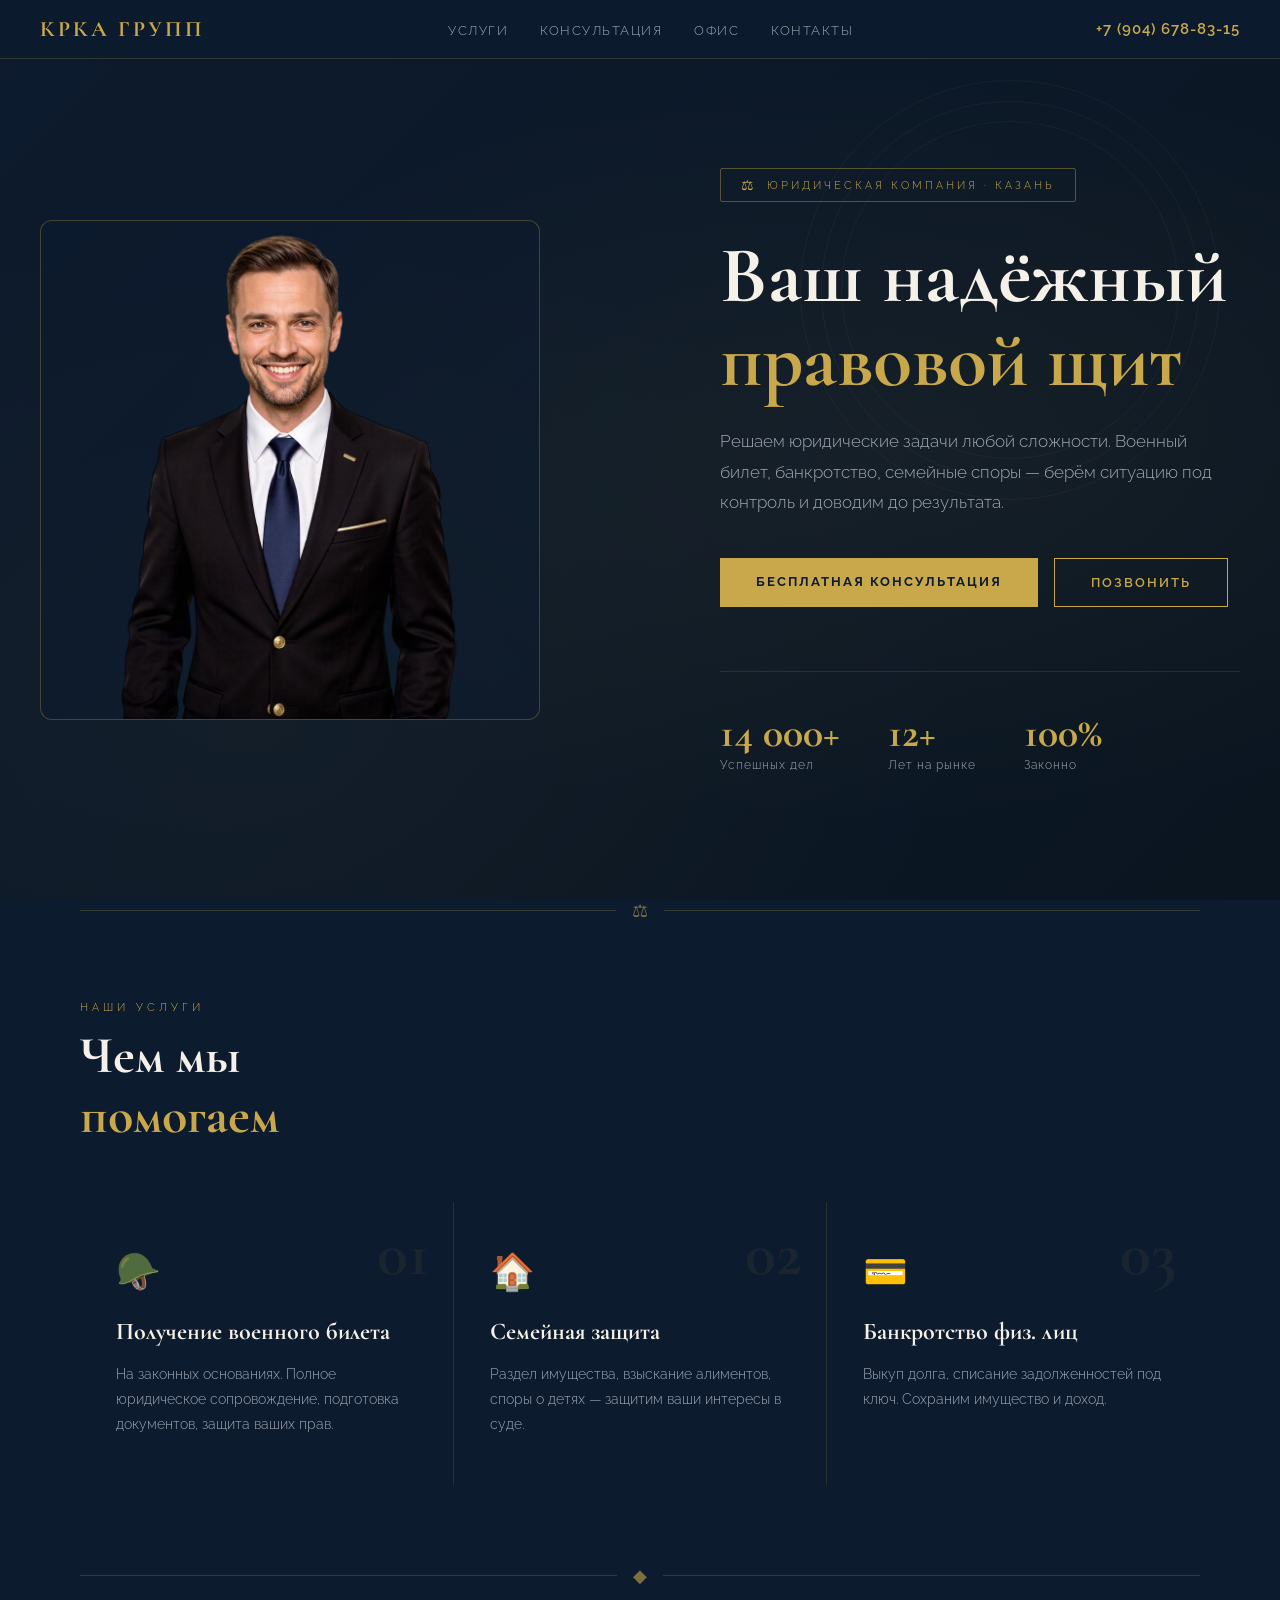
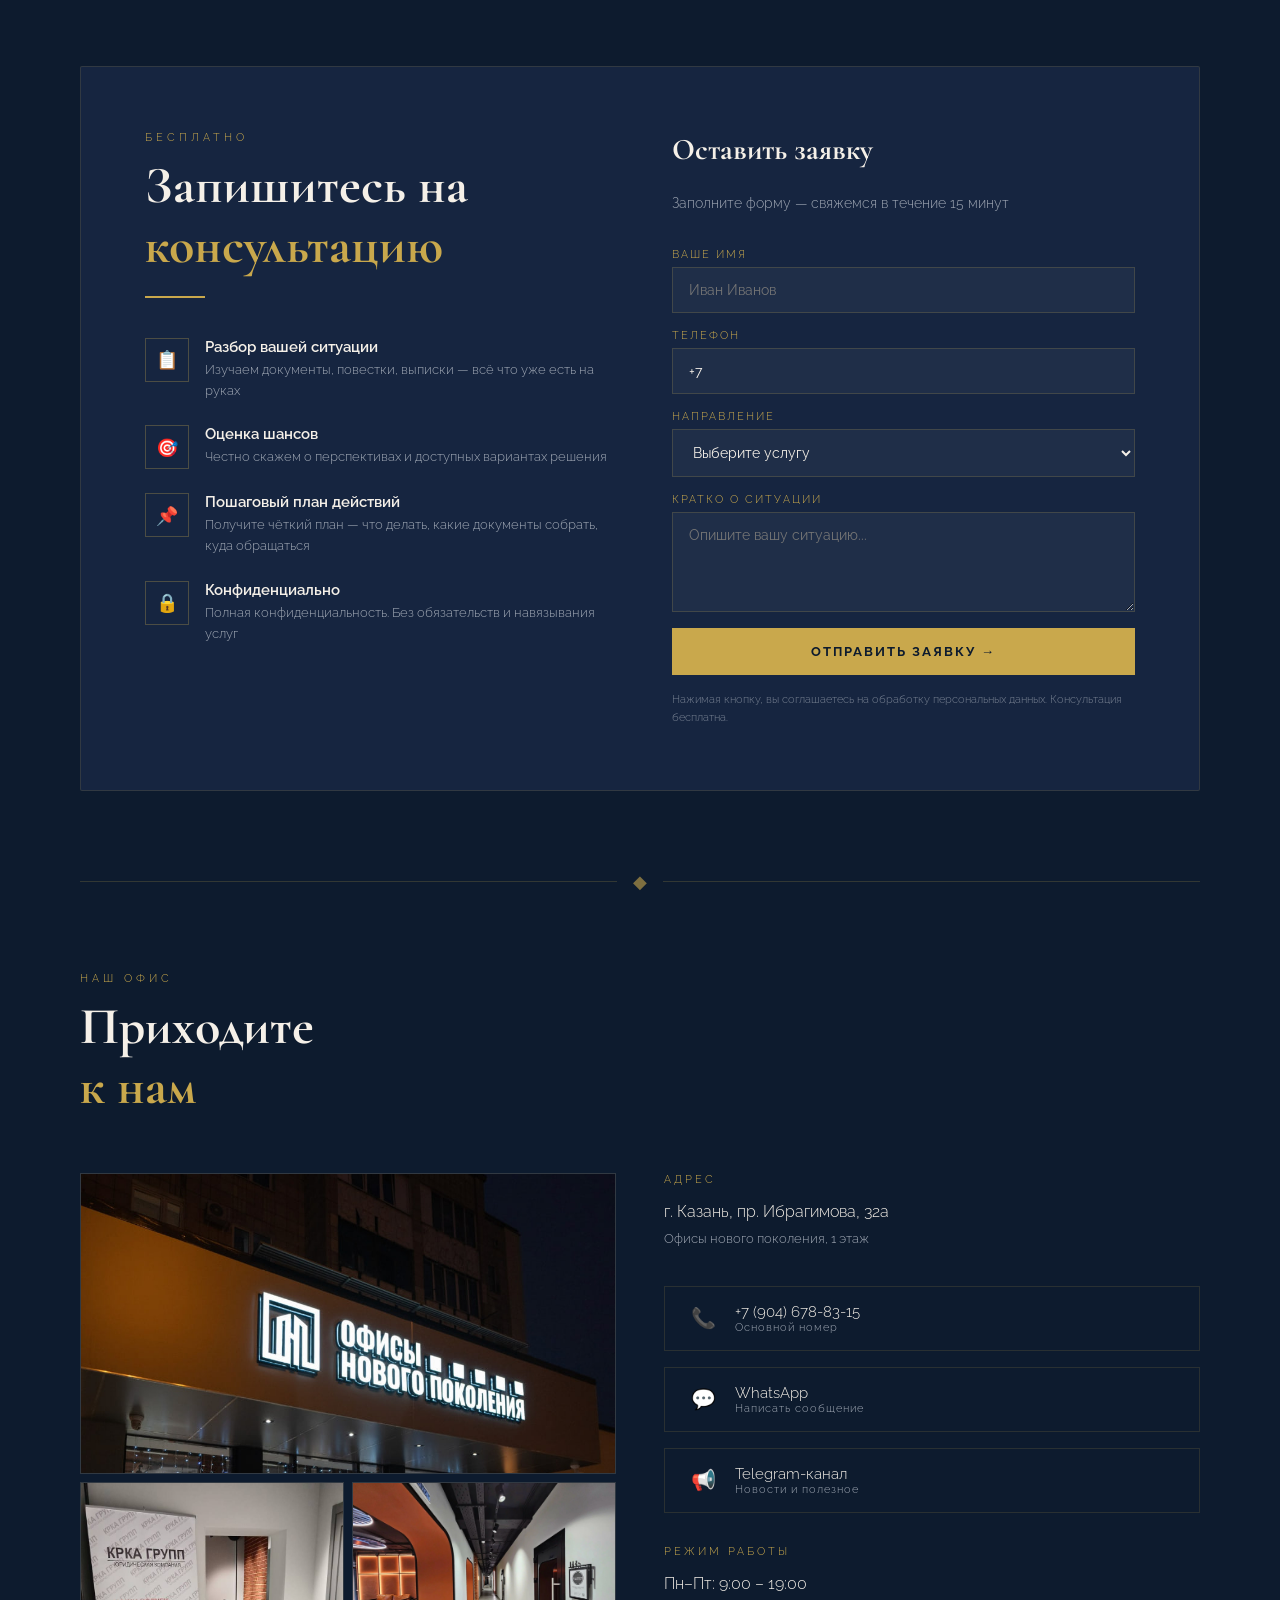
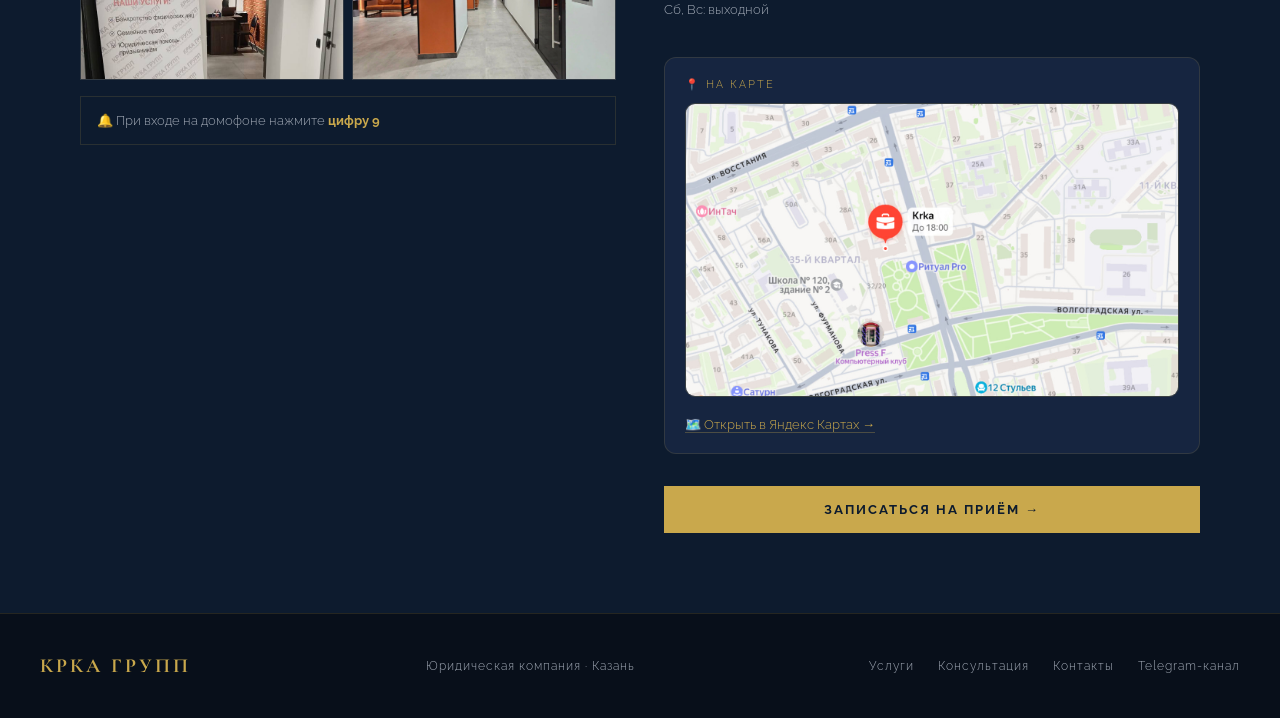
<file: index.html>
<!DOCTYPE html>
<html lang="ru">
<head>
  <meta charset="UTF-8">
  <meta name="viewport" content="width=device-width, initial-scale=1.0">
  <title>КРКА ГРУПП — Юридическая компания в Казани</title>

  <!-- SEO -->
  <meta name="description" content="КРКА ГРУПП — юридическая компания в Казани. Военный билет, банкротство физических лиц, семейные споры. 14 000+ успешных дел. Бесплатная консультация.">
  <meta name="keywords" content="юрист Казань, военный билет Казань, банкротство физических лиц, семейные споры, юридическая компания КРКА ГРУПП">
  <link rel="canonical" href="https://rvrat.github.io/krka-groupp/">

  <!-- Open Graph -->
  <meta property="og:type" content="website">
  <meta property="og:title" content="КРКА ГРУПП — Юридическая компания в Казани">
  <meta property="og:description" content="Решаем юридические задачи любой сложности. Военный билет, банкротство, семейные споры. Бесплатная консультация.">
  <meta property="og:image" content="img/lawyer.png">
  <meta property="og:url" content="https://rvrat.github.io/krka-groupp/">
  <meta property="og:locale" content="ru_RU">

  <!-- Favicon -->
  <link rel="icon" href="favicon.ico" type="image/x-icon">

  <!-- Fonts -->
  <link rel="preconnect" href="https://fonts.googleapis.com">
  <link rel="preconnect" href="https://fonts.gstatic.com" crossorigin>
  <link href="https://fonts.googleapis.com/css2?family=Cormorant+Garamond:wght@400;600;700&family=Raleway:wght@300;400;500;600&display=swap" rel="stylesheet" media="print" onload="this.media='all'">
  <noscript><link href="https://fonts.googleapis.com/css2?family=Cormorant+Garamond:wght@400;600;700&family=Raleway:wght@300;400;500;600&display=swap" rel="stylesheet"></noscript>

  <!-- Styles -->
  <link rel="stylesheet" href="style.css">
</head>
<body>

  <nav>
    <div class="nav-logo">КРКА ГРУПП</div>
    <ul class="nav-links">
      <li><a href="#services">Услуги</a></li>
      <li><a href="#consult">Консультация</a></li>
      <li><a href="#office">Офис</a></li>
      <li><a href="#contacts">Контакты</a></li>
    </ul>
    <a href="tel:+79046788315" class="nav-phone">+7 (904) 678-83-15</a>
  </nav>

  <div class="hero">
    <div class="hero-bg"></div>
    <div class="hero-ornament"></div>

    <div class="hero-right">
      <div class="lawyer-photo-box">
        <img src="img/lawyer.png" alt="Юрист КРКА ГРУПП">
      </div>
    </div>

    <div class="hero-content">
      <div class="hero-badge">Юридическая компания · Казань</div>
      <h1 class="hero-title">Ваш надёжный<br><span>правовой щит</span></h1>
      <p class="hero-subtitle">
        Решаем юридические задачи любой сложности. Военный билет, банкротство, семейные споры — берём ситуацию под
        контроль и доводим до результата.
      </p>
      <div class="hero-btns">
        <a href="#consult" class="btn-primary">Бесплатная консультация</a>
        <a href="tel:+79046788315" class="btn-outline">Позвонить</a>
      </div>
      <div class="hero-stats">
        <div>
          <div class="stat-num">14 000+</div>
          <div class="stat-label">Успешных дел</div>
        </div>
        <div>
          <div class="stat-num">12+</div>
          <div class="stat-label">Лет на рынке</div>
        </div>
        <div>
          <div class="stat-num">100%</div>
          <div class="stat-label">Законно</div>
        </div>
      </div>
    </div>
  </div>

  <div class="divider">
    <div class="divider-line"></div>
    <div class="divider-icon">⚖</div>
    <div class="divider-line"></div>
  </div>

  <section id="services">
    <div class="section-label">Наши услуги</div>
    <h2 class="section-title">Чем мы<br><span>помогаем</span></h2>
    <div class="services-grid">
      <div class="service-card">
        <span class="service-icon">🪖</span>
        <span class="service-num">01</span>
        <div class="service-title">Получение военного билета</div>
        <div class="service-desc">На законных основаниях. Полное юридическое сопровождение, подготовка документов, защита ваших прав.</div>
      </div>
      <div class="service-card">
        <span class="service-icon">🏠</span>
        <span class="service-num">02</span>
        <div class="service-title">Семейная защита</div>
        <div class="service-desc">Раздел имущества, взыскание алиментов, споры о детях — защитим ваши интересы в суде.</div>
      </div>
      <div class="service-card">
        <span class="service-icon">💳</span>
        <span class="service-num">03</span>
        <div class="service-title">Банкротство физ. лиц</div>
        <div class="service-desc">Выкуп долга, списание задолженностей под ключ. Сохраним имущество и доход.</div>
      </div>
    </div>
  </section>

  <div class="divider">
    <div class="divider-line"></div>
    <div class="divider-icon">◆</div>
    <div class="divider-line"></div>
  </div>

  <div id="consult" style="padding: 80px 0;">
    <div class="consult-section">
      <div>
        <div class="section-label">Бесплатно</div>
        <h2 class="section-title">Запишитесь на<br><span>консультацию</span></h2>
        <div class="gold-line"></div>
        <div class="consult-features">
          <div class="consult-feature">
            <div class="feature-icon">📋</div>
            <div>
              <div class="feature-title">Разбор вашей ситуации</div>
              <div class="feature-desc">Изучаем документы, повестки, выписки — всё что уже есть на руках</div>
            </div>
          </div>
          <div class="consult-feature">
            <div class="feature-icon">🎯</div>
            <div>
              <div class="feature-title">Оценка шансов</div>
              <div class="feature-desc">Честно скажем о перспективах и доступных вариантах решения</div>
            </div>
          </div>
          <div class="consult-feature">
            <div class="feature-icon">📌</div>
            <div>
              <div class="feature-title">Пошаговый план действий</div>
              <div class="feature-desc">Получите чёткий план — что делать, какие документы собрать, куда обращаться</div>
            </div>
          </div>
          <div class="consult-feature">
            <div class="feature-icon">🔒</div>
            <div>
              <div class="feature-title">Конфиденциально</div>
              <div class="feature-desc">Полная конфиденциальность. Без обязательств и навязывания услуг</div>
            </div>
          </div>
        </div>
      </div>

      <div class="form-wrap">
        <div class="form-title">Оставить заявку</div>
        <div class="form-subtitle">Заполните форму — свяжемся в течение 15 минут</div>

        <div id="contactForm" style="display:flex; flex-direction:column; gap:16px;">
          <div class="form-group">
            <label class="form-label" for="fname">Ваше имя</label>
            <input class="form-input" id="fname" type="text" placeholder="Иван Иванов" required>
          </div>
          <div class="form-group">
            <label class="form-label" for="fphone">Телефон</label>
            <input class="form-input" id="fphone" type="tel" placeholder="+7 (___) ___-__-__" value="+7" required>
          </div>
          <div class="form-group">
            <label class="form-label" for="fservice">Направление</label>
            <select class="form-select form-input" id="fservice">
              <option value="">Выберите услугу</option>
              <option>Получение военного билета</option>
              <option>Семейная защита</option>
              <option>Банкротство</option>
              <option>Другой вопрос</option>
            </select>
          </div>
          <div class="form-group">
            <label class="form-label" for="fmsg">Кратко о ситуации</label>
            <textarea class="form-textarea form-input" id="fmsg" placeholder="Опишите вашу ситуацию..."></textarea>
          </div>
          <button type="button" class="btn-primary" id="submitBtn" style="width:100%;">Отправить заявку →</button>
          <div class="form-note">Нажимая кнопку, вы соглашаетесь на обработку персональных данных. Консультация бесплатна.</div>
        </div>

        <div id="successMsg" style="display:none; text-align:center; padding:40px; border:1px solid rgba(201,168,76,0.3); background:rgba(201,168,76,0.05); border-radius:12px;">
          <div style="font-size:60px;">✅</div>
          <div style="font-size:26px; font-weight:600; color:#c9a84c; margin:12px 0;">Спасибо за заявку!</div>
          <div style="font-size:16px; color:#a0a8b4;">Мы свяжемся с вами в ближайшее время.</div>
          <div style="font-size:14px; color:#a0a8b4; margin-top:16px;">Обычно это занимает не более 15 минут.</div>
        </div>

        <div id="errorMsg" style="display:none; text-align:center; padding:40px; border:1px solid rgba(255,100,100,0.3); background:rgba(255,100,100,0.05); border-radius:12px;">
          <div style="font-size:60px;">⚠️</div>
          <div style="font-size:26px; font-weight:600; color:#ff8888; margin:12px 0;">Ошибка отправки</div>
          <div style="font-size:16px; color:#a0a8b4;">Пожалуйста, позвоните нам:</div>
          <div style="font-size:18px; color:#c9a84c; margin-top:8px;">+7 (904) 678-83-15</div>
        </div>
      </div>
    </div>
  </div>

  <div class="divider">
    <div class="divider-line"></div>
    <div class="divider-icon">◆</div>
    <div class="divider-line"></div>
  </div>

  <div class="office-section" id="office">
    <div class="section-label">Наш офис</div>
    <h2 class="section-title">Приходите<br><span>к нам</span></h2>
    <div class="office-grid">
      <div>
        <div class="office-photos">
          <div class="photo-placeholder"><img src="img/zdanie.jpg" alt="Фасад офиса КРКА ГРУПП" style="width:100%; height:100%; object-fit:cover; object-position:top;"></div>
          <div class="photo-placeholder"><img src="img/kabinet.jpg" alt="Кабинет юриста" style="width:100%; height:100%; object-fit:cover; object-position:top;"></div>
          <div class="photo-placeholder"><img src="img/vnutri.jpg" alt="Интерьер офиса"></div>
        </div>
        <div style="margin-top:16px; padding:16px; border:1px solid rgba(201,168,76,0.15); font-size:13px; color:var(--gray);">
          🔔 При входе на домофоне нажмите <strong style="color:var(--gold);">цифру 9</strong>
        </div>
      </div>

      <div class="office-info" id="contacts">
        <div class="info-block">
          <div class="info-block-title">Адрес</div>
          <div class="info-block-content">г. Казань, пр. Ибрагимова, 32а</div>
          <div class="info-block-sub">Офисы нового поколения, 1 этаж</div>
        </div>

        <div class="contacts-grid">
          <a href="tel:+79046788315" class="contact-item">
            <div class="contact-icon">📞</div>
            <div>
              <div class="contact-text">+7 (904) 678-83-15</div>
              <div class="contact-sub">Основной номер</div>
            </div>
          </a>
          <a href="https://wa.me/79046788315" class="contact-item" target="_blank" rel="noopener noreferrer">
            <div class="contact-icon">💬</div>
            <div>
              <div class="contact-text">WhatsApp</div>
              <div class="contact-sub">Написать сообщение</div>
            </div>
          </a>
          <a href="https://t.me/krka_group" class="contact-item" target="_blank" rel="noopener noreferrer">
            <div class="contact-icon">📢</div>
            <div>
              <div class="contact-text">Telegram-канал</div>
              <div class="contact-sub">Новости и полезное</div>
            </div>
          </a>
        </div>

        <div class="info-block">
          <div class="info-block-title">Режим работы</div>
          <div class="info-block-content">Пн–Пт: 9:00 – 19:00</div>
          <div class="info-block-sub">Сб, Вс: выходной</div>
        </div>

        <div class="map-card">
          <div class="map-title">📍 На карте</div>
          <div class="map-image-wrapper">
            <img src="img/karta.jpg" alt="Карта проезда к офису КРКА ГРУПП" class="map-image">
          </div>
          <a href="https://yandex.com/maps/org/krka_grupp/59738030062/?ll=49.060982%2C55.832505&mode=search&z=16" target="_blank" rel="noopener noreferrer" class="map-link">🗺️ Открыть в Яндекс Картах →</a>
        </div>

        <a href="#consult" class="btn-primary" style="text-align:center;">Записаться на приём →</a>
      </div>
    </div>
  </div>

  <footer>
    <div class="footer-logo">КРКА ГРУПП</div>
    <div class="footer-copy">Юридическая компания · Казань</div>
    <div class="footer-links">
      <a href="#services">Услуги</a>
      <a href="#consult">Консультация</a>
      <a href="#contacts">Контакты</a>
      <a href="https://t.me/krka_group" target="_blank" rel="noopener noreferrer">Telegram-канал</a>
    </div>
  </footer>

  <script src="script.js"></script>

 
  <script type="text/javascript">
    (function(m,e,t,r,i,k,a){
      m[i]=m[i]||function(){(m[i].a=m[i].a||[]).push(arguments)};
      m[i].l=1*new Date();
      for (var j = 0; j < document.scripts.length; j++) {if (document.scripts[j].src === r) { return; }}
      k=e.createElement(t);a=e.getElementsByTagName(t)[0];k.async=1;k.src=r;a.parentNode.insertBefore(k,a)
    })(window, document,'script','https://mc.yandex.ru/metrika/tag.js?id=109594757','ym');
    ym(109594757,'init',{ssr:true,webvisor:true,clickmap:true,ecommerce:"dataLayer",referrer:document.referrer,url:location.href,accurateTrackBounce:true,trackLinks:true});
  </script>
  <noscript><div style="position:absolute;left:-9999px;top:-9999px;width:0;height:0;overflow:hidden;"><img src="https://mc.yandex.ru/watch/109594757" alt=""></div></noscript>
  

</body>
</html>
</file>
<file: style.css>
:root {
  --navy: #0d1b2e;
  --navy-light: #162540;
  --gold: #c9a84c;
  --gold-light: #e2c47a;
  --gold-dim: #8a6e30;
  --white: #f5f0e8;
  --gray: #a0a8b4;
}

* {
  margin: 0;
  padding: 0;
  box-sizing: border-box;
}

html {
  scroll-behavior: smooth;
}

body {
  background: var(--navy);
  color: var(--white);
  font-family: 'Raleway', sans-serif;
  font-weight: 300;
  overflow-x: hidden;
}

nav {
  position: fixed;
  top: 0;
  width: 100%;
  z-index: 100;
  background: rgba(13, 27, 46, 0.95);
  backdrop-filter: blur(10px);
  border-bottom: 1px solid rgba(201, 168, 76, 0.2);
  padding: 16px 40px;
  display: flex;
  align-items: center;
  justify-content: space-between;
}

.nav-logo {
  font-family: 'Cormorant Garamond', serif;
  font-size: 22px;
  font-weight: 700;
  color: var(--gold);
  letter-spacing: 3px;
}

.nav-links {
  display: flex;
  gap: 32px;
  list-style: none;
}

.nav-links a {
  color: var(--gray);
  text-decoration: none;
  font-size: 13px;
  letter-spacing: 1.5px;
  text-transform: uppercase;
  transition: color 0.3s;
}

.nav-links a:hover {
  color: var(--gold);
}

.nav-phone {
  color: var(--gold);
  font-weight: 600;
  font-size: 15px;
  text-decoration: none;
  letter-spacing: 1px;
}

.hero {
  min-height: 100vh;
  display: flex;
  align-items: center;
  justify-content: space-between;
  position: relative;
  padding: 100px 40px 60px;
  gap: 60px;
}

.hero-bg {
  position: absolute;
  inset: 0;
  background:
    radial-gradient(ellipse at 70% 50%, rgba(201, 168, 76, 0.06) 0%, transparent 60%),
    radial-gradient(ellipse at 20% 80%, rgba(201, 168, 76, 0.04) 0%, transparent 50%),
    linear-gradient(135deg, var(--navy) 0%, #0a1520 100%);
}

.hero-ornament {
  position: absolute;
  top: 80px;
  right: 60px;
  width: 420px;
  height: 420px;
  opacity: 0.06;
  border: 1px solid var(--gold);
  border-radius: 50%;
}

.hero-ornament::before {
  content: '';
  position: absolute;
  inset: 20px;
  border: 1px solid var(--gold);
  border-radius: 50%;
}

.hero-ornament::after {
  content: '';
  position: absolute;
  inset: 40px;
  border: 1px solid var(--gold);
  border-radius: 50%;
}

.hero-content {
  position: relative;
  z-index: 2;
  max-width: 700px;
}

.hero-right {
  position: relative;
  z-index: 2;
  width: 500px;
  flex-shrink: 0;
}

.lawyer-photo-box {
  background: rgba(13, 27, 46, 0.5);
  border: 1px solid rgba(201, 168, 76, 0.3);
  overflow: hidden;
  border-radius: 12px;
}

.lawyer-photo-box img {
  width: 100%;
  height: auto;
  display: block;
}

.hero-badge {
  display: inline-flex;
  align-items: center;
  gap: 10px;
  border: 1px solid rgba(201, 168, 76, 0.4);
  padding: 8px 20px;
  border-radius: 2px;
  font-size: 11px;
  letter-spacing: 3px;
  text-transform: uppercase;
  color: var(--gold);
  margin-bottom: 32px;
}

.hero-badge::before {
  content: '⚖';
  font-size: 14px;
}

.hero-title {
  font-family: 'Cormorant Garamond', serif;
  font-size: clamp(48px, 7vw, 80px);
  font-weight: 700;
  line-height: 1.05;
  color: var(--white);
}

.hero-title span {
  color: var(--gold);
}

.hero-subtitle {
  margin: 24px 0 40px;
  font-size: 17px;
  line-height: 1.8;
  color: var(--gray);
  max-width: 520px;
}

.hero-btns {
  display: flex;
  gap: 16px;
  flex-wrap: wrap;
}

.btn-primary {
  background: var(--gold);
  color: var(--navy);
  padding: 16px 36px;
  font-family: 'Raleway', sans-serif;
  font-size: 13px;
  font-weight: 700;
  letter-spacing: 2px;
  text-transform: uppercase;
  border: none;
  cursor: pointer;
  transition: all 0.3s;
  text-decoration: none;
  display: inline-block;
}

.btn-primary:hover {
  background: var(--gold-light);
  transform: translateY(-2px);
}

.btn-outline {
  background: transparent;
  color: var(--gold);
  padding: 16px 36px;
  font-family: 'Raleway', sans-serif;
  font-size: 13px;
  font-weight: 600;
  letter-spacing: 2px;
  text-transform: uppercase;
  border: 1px solid var(--gold);
  cursor: pointer;
  transition: all 0.3s;
  text-decoration: none;
  display: inline-block;
}

.btn-outline:hover {
  background: rgba(201, 168, 76, 0.1);
  transform: translateY(-2px);
}

.hero-stats {
  display: flex;
  gap: 48px;
  margin-top: 64px;
  padding-top: 40px;
  border-top: 1px solid rgba(201, 168, 76, 0.15);
}

.stat-num {
  font-family: 'Cormorant Garamond', serif;
  font-size: 42px;
  font-weight: 700;
  color: var(--gold);
  line-height: 1;
}

.stat-label {
  font-size: 12px;
  color: var(--gray);
  letter-spacing: 1px;
  margin-top: 4px;
}

.divider {
  display: flex;
  align-items: center;
  gap: 16px;
  padding: 0 40px;
  margin: 0 auto;
  max-width: 1200px;
}

.divider-line {
  flex: 1;
  height: 1px;
  background: rgba(201, 168, 76, 0.2);
}

.divider-icon {
  color: var(--gold);
  font-size: 18px;
  opacity: 0.6;
}

section {
  padding: 80px 40px;
  max-width: 1200px;
  margin: 0 auto;
}

.section-label {
  font-size: 11px;
  letter-spacing: 4px;
  text-transform: uppercase;
  color: var(--gold);
  margin-bottom: 12px;
}

.section-title {
  font-family: 'Cormorant Garamond', serif;
  font-size: clamp(32px, 5vw, 52px);
  font-weight: 700;
  line-height: 1.15;
  color: var(--white);
}

.section-title span {
  color: var(--gold);
}

.services-grid {
  display: grid;
  grid-template-columns: repeat(3, 1fr);
  gap: 1px;
  margin-top: 56px;
  background: rgba(201, 168, 76, 0.15);
}

.service-card {
  background: var(--navy);
  padding: 48px 36px;
  transition: all 0.4s;
  position: relative;
  overflow: hidden;
}

.service-card::before {
  content: '';
  position: absolute;
  bottom: 0;
  left: 0;
  width: 0;
  height: 2px;
  background: var(--gold);
  transition: width 0.4s;
}

.service-card:hover::before {
  width: 100%;
}

.service-card:hover {
  background: var(--navy-light);
}

.service-icon {
  font-size: 36px;
  margin-bottom: 24px;
  display: block;
}

.service-num {
  font-family: 'Cormorant Garamond', serif;
  font-size: 64px;
  font-weight: 700;
  color: rgba(201, 168, 76, 0.08);
  position: absolute;
  top: 20px;
  right: 24px;
  line-height: 1;
}

.service-title {
  font-family: 'Cormorant Garamond', serif;
  font-size: 24px;
  font-weight: 700;
  color: var(--white);
  margin-bottom: 16px;
}

.service-desc {
  font-size: 14px;
  line-height: 1.8;
  color: var(--gray);
}

.consult-section {
  background: var(--navy-light);
  border: 1px solid rgba(201, 168, 76, 0.15);
  border-radius: 2px;
  padding: 64px;
  display: grid;
  grid-template-columns: 1fr 1fr;
  gap: 64px;
  margin: 0 40px;
  max-width: calc(1200px - 80px);
  margin-left: auto;
  margin-right: auto;
}

.consult-features {
  display: flex;
  flex-direction: column;
  gap: 24px;
  margin-top: 36px;
}

.consult-feature {
  display: flex;
  gap: 16px;
  align-items: flex-start;
}

.feature-icon {
  width: 44px;
  height: 44px;
  flex-shrink: 0;
  border: 1px solid rgba(201, 168, 76, 0.3);
  display: flex;
  align-items: center;
  justify-content: center;
  font-size: 18px;
  color: var(--gold);
}

.feature-title {
  font-size: 15px;
  font-weight: 600;
  color: var(--white);
  margin-bottom: 4px;
}

.feature-desc {
  font-size: 13px;
  color: var(--gray);
  line-height: 1.6;
}

.form-wrap {
  display: flex;
  flex-direction: column;
  gap: 16px;
}

.form-title {
  font-family: 'Cormorant Garamond', serif;
  font-size: 30px;
  font-weight: 700;
  color: var(--white);
  margin-bottom: 8px;
}

.form-subtitle {
  font-size: 14px;
  color: var(--gray);
  margin-bottom: 16px;
  line-height: 1.7;
}

.form-group {
  display: flex;
  flex-direction: column;
  gap: 6px;
}

.form-label {
  font-size: 11px;
  letter-spacing: 2px;
  text-transform: uppercase;
  color: var(--gold);
}

.form-input,
.form-select,
.form-textarea {
  background: rgba(255, 255, 255, 0.04);
  border: 1px solid rgba(201, 168, 76, 0.2);
  color: var(--white);
  padding: 14px 16px;
  font-family: 'Raleway', sans-serif;
  font-size: 14px;
  outline: none;
  transition: border-color 0.3s;
  width: 100%;
}

.form-input:focus,
.form-select:focus,
.form-textarea:focus {
  border-color: var(--gold);
}

.form-select {
  cursor: pointer;
}

.form-select option {
  background: var(--navy);
}

.form-textarea {
  resize: vertical;
  min-height: 100px;
}

.form-note {
  font-size: 11px;
  color: var(--gray);
  opacity: 0.7;
  line-height: 1.6;
}

.office-section {
  padding: 80px 40px;
  max-width: 1200px;
  margin: 0 auto;
}

.office-grid {
  display: grid;
  grid-template-columns: 1fr 1fr;
  gap: 48px;
  margin-top: 56px;
  align-items: start;
}

.office-photos {
  display: grid;
  grid-template-columns: 1fr 1fr;
  gap: 8px;
}

.photo-placeholder {
  aspect-ratio: 4/3;
  background: var(--navy-light);
  border: 1px solid rgba(201, 168, 76, 0.15);
  overflow: hidden;
}

.photo-placeholder:first-child {
  grid-column: 1 / -1;
  aspect-ratio: 16/9;
}

.photo-placeholder img {
  width: 100%;
  height: 100%;
  object-fit: cover;
}

.office-info {
  display: flex;
  flex-direction: column;
  gap: 32px;
}

.info-block-title {
  font-size: 11px;
  letter-spacing: 3px;
  text-transform: uppercase;
  color: var(--gold);
  margin-bottom: 12px;
}

.info-block-content {
  font-size: 16px;
  color: var(--white);
  line-height: 1.8;
}

.info-block-sub {
  font-size: 13px;
  color: var(--gray);
  margin-top: 4px;
}

.contacts-grid {
  display: flex;
  flex-direction: column;
  gap: 16px;
  margin-top: 8px;
}

.contact-item {
  display: flex;
  align-items: center;
  gap: 14px;
  padding: 16px 20px;
  border: 1px solid rgba(201, 168, 76, 0.15);
  transition: border-color 0.3s;
  text-decoration: none;
}

.contact-item:hover {
  border-color: rgba(201, 168, 76, 0.4);
}

.contact-icon {
  font-size: 20px;
  width: 36px;
  text-align: center;
}

.contact-text {
  font-size: 15px;
  color: var(--white);
}

.contact-sub {
  font-size: 11px;
  color: var(--gray);
  letter-spacing: 1px;
}

.map-card {
  width: 100%;
  background: var(--navy-light);
  border: 1px solid rgba(201, 168, 76, 0.15);
  border-radius: 12px;
  padding: 20px;
  margin-top: 8px;
  transition: transform 0.3s ease, box-shadow 0.3s ease;
}

.map-card:hover {
  transform: translateY(-2px);
  box-shadow: 0 8px 20px rgba(0, 0, 0, 0.3);
}

.map-title {
  font-size: 11px;
  letter-spacing: 2px;
  text-transform: uppercase;
  color: var(--gold);
  margin-bottom: 12px;
}

.map-image-wrapper {
  width: 100%;
  border-radius: 10px;
  overflow: hidden;
  margin-bottom: 12px;
  border: 1px solid rgba(201, 168, 76, 0.2);
}

.map-image {
  width: 100%;
  height: auto;
  display: block;
  transition: transform 0.4s ease;
}

.map-image:hover {
  transform: scale(1.02);
}

.map-link {
  display: inline-flex;
  align-items: center;
  gap: 6px;
  margin-top: 8px;
  color: var(--gold);
  font-size: 13px;
  text-decoration: none;
  border-bottom: 1px solid rgba(201, 168, 76, 0.3);
  transition: all 0.2s ease;
}

.map-link:hover {
  border-bottom-color: var(--gold);
  gap: 10px;
}

footer {
  background: #080f1a;
  border-top: 1px solid rgba(201, 168, 76, 0.15);
  padding: 40px;
  display: flex;
  align-items: center;
  justify-content: space-between;
  flex-wrap: wrap;
  gap: 20px;
}

.footer-logo {
  font-family: 'Cormorant Garamond', serif;
  font-size: 20px;
  font-weight: 700;
  color: var(--gold);
  letter-spacing: 3px;
}

.footer-copy {
  font-size: 12px;
  color: var(--gray);
  letter-spacing: 1px;
}

.footer-links {
  display: flex;
  gap: 24px;
}

.footer-links a {
  font-size: 12px;
  color: var(--gray);
  text-decoration: none;
  letter-spacing: 1px;
}

.footer-links a:hover {
  color: var(--gold);
}

.gold-line {
  width: 60px;
  height: 2px;
  background: var(--gold);
  margin: 20px 0 40px;
}

@media (max-width: 900px) {
  nav {
    padding: 14px 20px;
  }

  .nav-links {
    display: none;
  }

  .hero {
    flex-direction: column;
    text-align: center;
    padding: 120px 20px 60px;
  }

  .hero-content {
    max-width: 100%;
  }

  .hero-subtitle {
    margin-left: auto;
    margin-right: auto;
  }

  .hero-stats {
    justify-content: center;
  }

  .hero-right {
    width: 280px;
    margin-top: 20px;
  }

  section {
    padding: 60px 20px;
  }

  .services-grid {
    grid-template-columns: 1fr;
  }

  .consult-section {
    grid-template-columns: 1fr;
    padding: 40px 24px;
    margin: 0 20px;
  }

  .office-grid {
    grid-template-columns: 1fr;
  }

  footer {
    flex-direction: column;
    padding: 32px 20px;
    text-align: center;
  }

  .divider {
    padding: 0 20px;
  }
}
</file>
